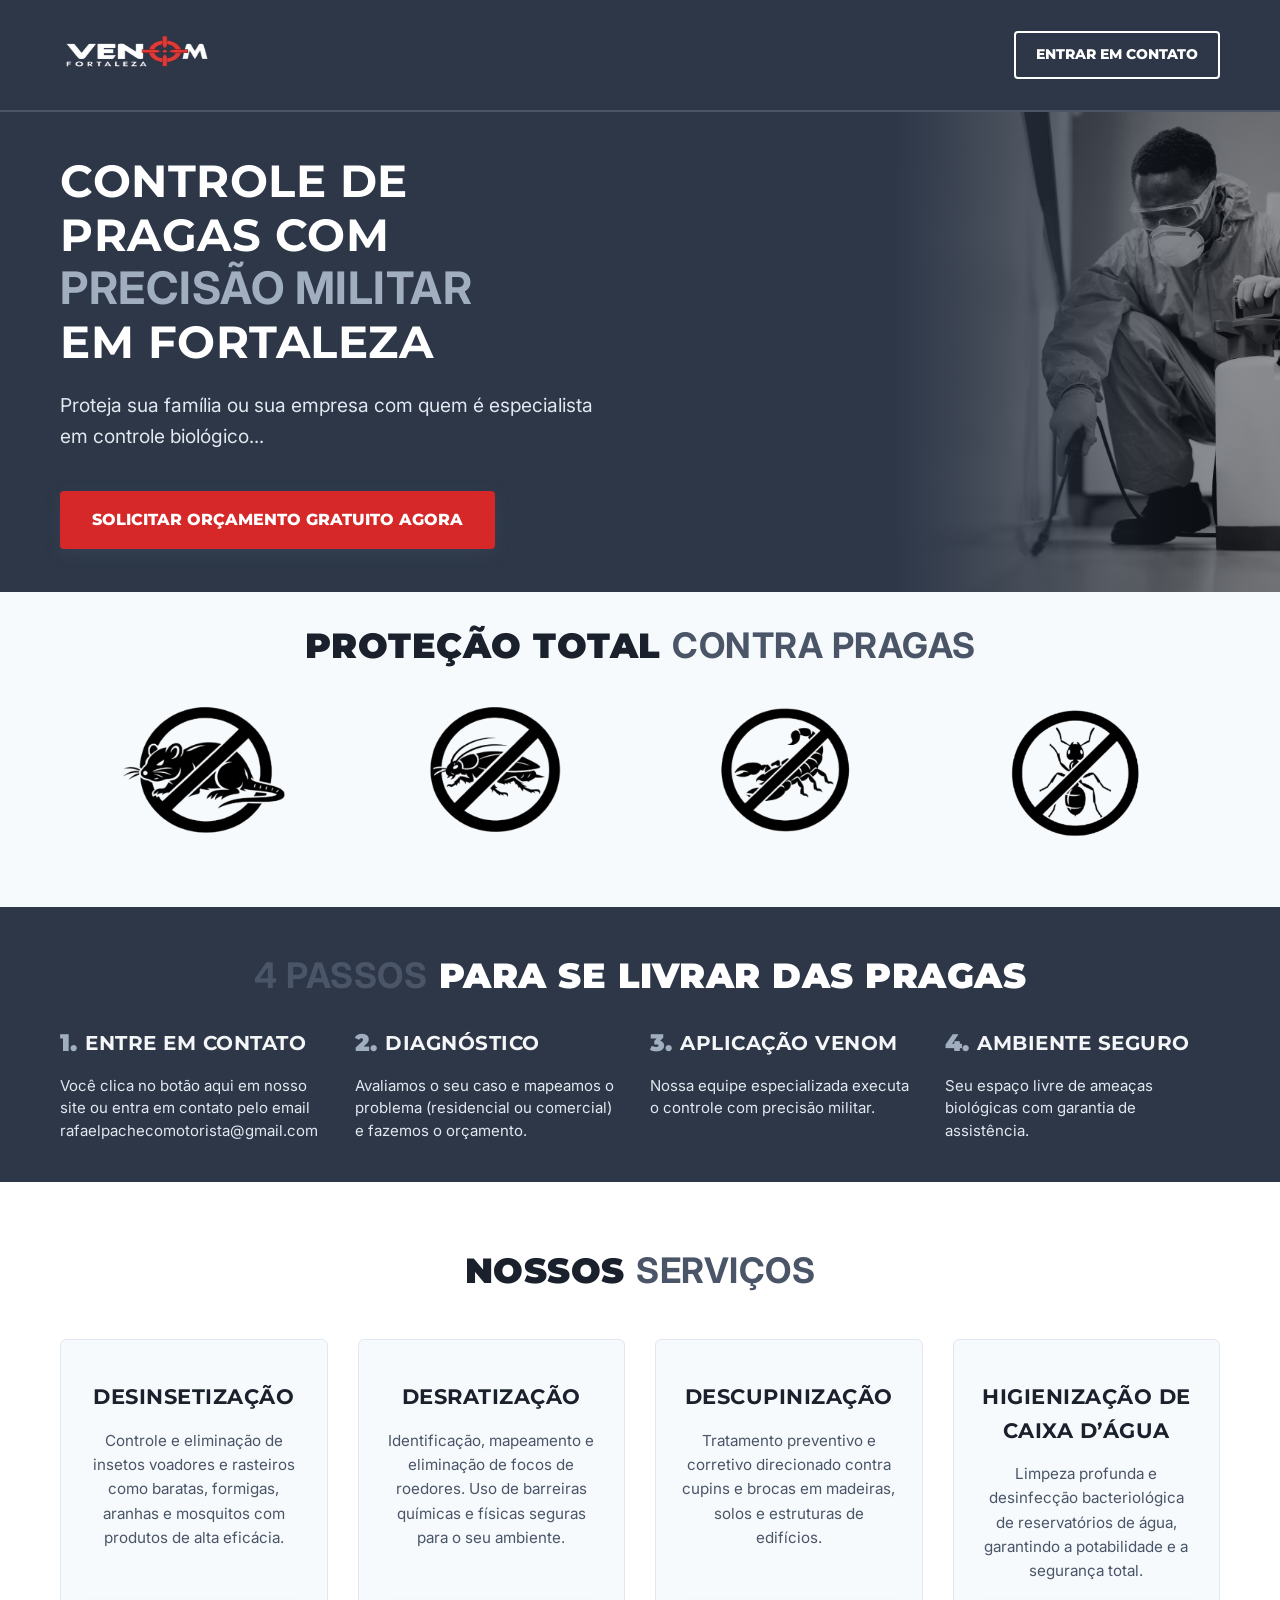
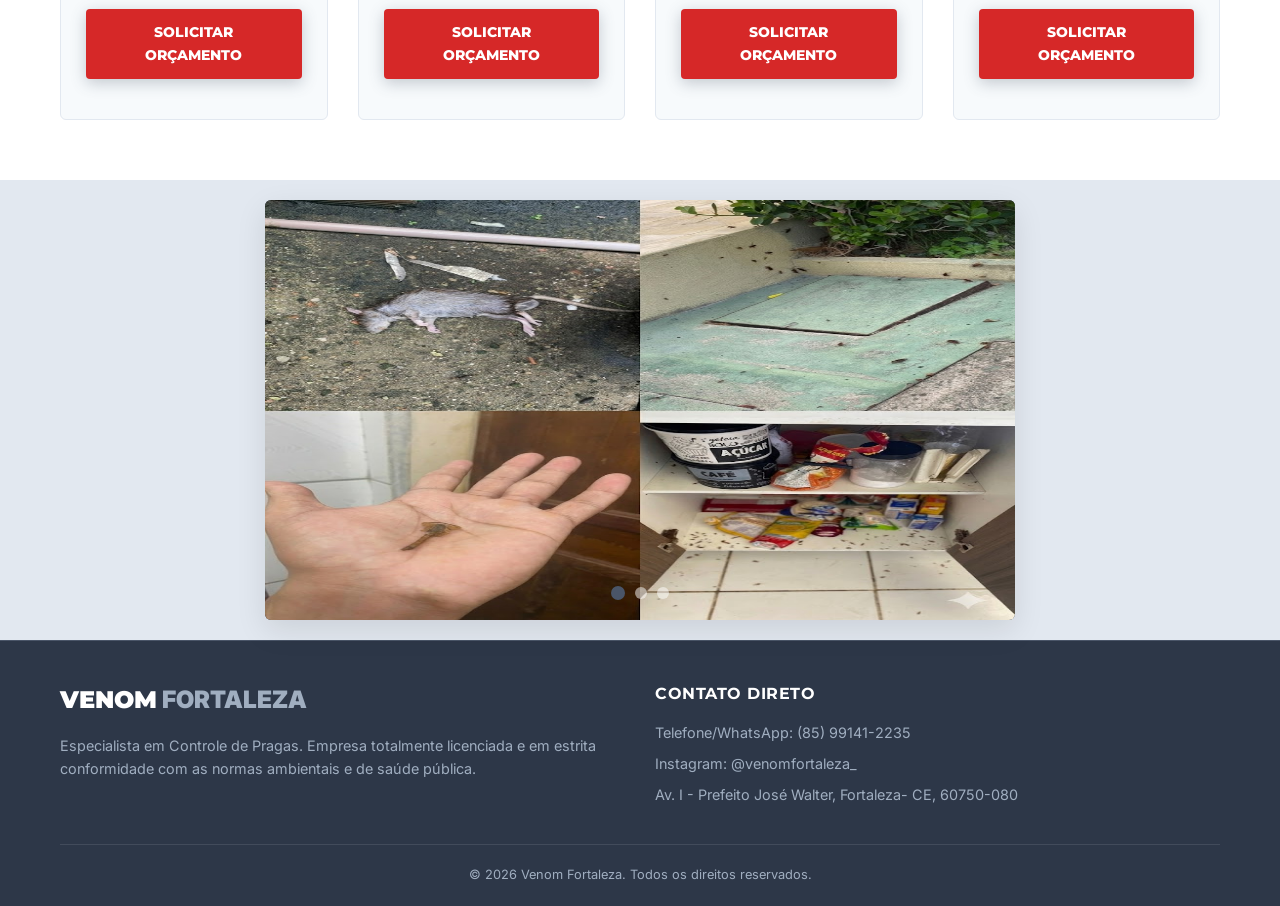
<file: index.html>
<!DOCTYPE html>
<html lang="pt-BR">
<head>
    <meta charset="UTF-8">
    <meta name="viewport" content="width=device-width, initial-scale=1.0">
    <title>Dedetização e Controle de Pragas em Fortaleza | Venom</title>
    <link rel="stylesheet" href="assets/css/index.css">
    <link rel="stylesheet" href="assets/css/global.css">
    <link rel="stylesheet" href="assets/css/responsive.css">
    <link rel="preconnect" href="https://fonts.googleapis.com">
    <link rel="preconnect" href="https://fonts.gstatic.com" crossorigin>
    <meta name="description" content="Especialista em dedetização e controle de pragas em Fortaleza com precisão militar. Proteja sua família ou empresa com a Venom. Solicite seu orçamento gratuito!">
    <link rel="icon" type="image/png" sizes="16x16"  href="assets/images/favicons/favicon-16x16.png">
    <meta name="msapplication-TileColor" content="#ffffff">
    <meta name="theme-color" content="#ffffff">
    <link href="https://fonts.googleapis.com/css2?family=Inter:wght@400;500;600&family=Montserrat:wght@700;800;900&display=swap" rel="stylesheet">
</head>
<body>

    <header>
        <div class="container">
            <div class="logo">
                <img src="assets/images/logo.png" alt="Logo Venom Fortaleza">
            </div>
            <a href="https://wa.me/5585991412235" target="_blank" class="btn btn-outline">ENTRAR EM CONTATO</a>
        </div>
    </header>

    <section class="hero">
        <div class="container">
            <div class="hero-content">
                <h1>Controle de Pragas com <span>Precisão Militar</span> <br>em Fortaleza</h1>
                <p>Proteja sua família ou sua empresa com quem é especialista em controle biológico...</p>
                <a href="https://wa.me/5585991412235" target="_blank" class="btn">Solicitar Orçamento Gratuito Agora</a>
            </div>
            <div class="hero-image">
                <img src="assets/images/headerImage.png" alt="Equipe Venom">
            </div>
        </div>
    </section>

    <section class="problema">
        <div class="container">
            <h2 class="section-title">PROTEÇÃO TOTAL <span>CONTRA PRAGAS</span></h2>
            <div class="grid-3">
                <div class="card-problema">
                    <img src="assets/images/iconeRato.png" alt="Controle de Ratos">
                </div>
                <div class="card-problema">
                    <img src="assets/images/baratasIcone.png" alt="Controle de Baratas">
                </div>
                <div class="card-problema">
                    <img src="assets/images/scorpionIcon.png" alt="Controle de Escorpiões">
                </div>
                <div class="card-problema">
                    <img src="assets/images/formigaicone.png" alt="Controle de Pragas" style="width: 170px;">
                </div>
            </div>
        </div>
    </section>

    <section class="solucao">
        <div class="container">
            <h2 class="section-title"><span>4 passos</span> para se livrar das pragas</h2>
            <div class="passos-container">
                <div class="passo-item">
                    <div class="numero-wrapper">
                        <span class="numero">1.</span>
                        <h3 class="passo-titulo">ENTRE EM CONTATO</h3>
                    </div>
                    <p class="passo-texto">Você clica no botão aqui em nosso site ou entra em contato pelo email rafaelpachecomotorista@gmail.com</p>
                </div>

                <div class="passo-item">
                    <div class="numero-wrapper">
                        <span class="numero">2.</span>
                        <h3 class="passo-titulo">Diagnóstico</h3>
                    </div>
                    <p class="passo-texto">Avaliamos o seu caso e mapeamos o problema (residencial ou comercial) e fazemos o orçamento.</p>
                </div>

                <div class="passo-item">
                    <div class="numero-wrapper">
                        <span class="numero">3.</span>
                        <h3 class="passo-titulo">Aplicação Venom</h3>
                    </div>
                    <p class="passo-texto">Nossa equipe especializada executa o controle com precisão militar.</p>
                </div>

                <div class="passo-item">
                    <div class="numero-wrapper">
                        <span class="numero">4.</span>
                        <h3 class="passo-titulo">Ambiente Seguro</h3>
                    </div>
                    <p class="passo-texto">Seu espaço livre de ameaças biológicas com garantia de assistência.</p>
                </div>
            </div>
        </div>
    </section>
<section class="servicos">
        <div class="container">
            <h2 class="section-title">NOSSOS <span>SERVIÇOS</span></h2>
            <div class="servicos-grid">
                <div class="servico-card">
                    <h3>Desinsetização</h3>
                    <p>Controle e eliminação de insetos voadores e rasteiros como baratas, formigas, aranhas e mosquitos com produtos de alta eficácia.</p>
                    <a href="https://wa.me/5585991412235?text=Ol%C3%A1%21%20Gostaria%20de%20solicitar%20um%20or%C3%A7amento%20para%20o%20servi%C3%A7o%20de%20Desinsetiza%C3%A7%C3%A3o." target="_blank" class="btn">Solicitar Orçamento</a>
                </div>

                <div class="servico-card">
                    <h3>Desratização</h3>
                    <p>Identificação, mapeamento e eliminação de focos de roedores. Uso de barreiras químicas e físicas seguras para o seu ambiente.</p>
                    <a href="https://wa.me/5585991412235?text=Ol%C3%A1%21%20Gostaria%20de%20solicitar%20um%20or%C3%A7amento%20para%20o%20servi%C3%A7o%20de%20Desratiza%C3%A7%C3%A3o." target="_blank" class="btn">Solicitar Orçamento</a>
                </div>

                <div class="servico-card">
                    <h3>Descupinização</h3>
                    <p>Tratamento preventivo e corretivo direcionado contra cupins e brocas em madeiras, solos e estruturas de edifícios.</p>
                    <a href="https://wa.me/5585991412235?text=Ol%C3%A1%21%20Gostaria%20de%20solicitar%20um%20or%C3%A7amento%20para%20o%20servi%C3%A7o%20de%20Descupinizas%C3%A7%C3%A3o." target="_blank" class="btn">Solicitar Orçamento</a>
                </div>

                <div class="servico-card">
                    <h3>Higienização de Caixa d’água</h3>
                    <p>Limpeza profunda e desinfecção bacteriológica de reservatórios de água, garantindo a potabilidade e a segurança total.</p>
                    <a href="https://wa.me/5585991412235?text=Ol%C3%A1%21%20Gostaria%20de%20solicitar%20um%20or%C3%A7amento%20para%20o%20servi%C3%A7o%20de%20Higieniza%C3%A7%C3%A3o%20de%20Caixa%20d%27%C3%A1gua." target="_blank" class="btn">Solicitar Orçamento</a>
                </div>
            </div>
        </div>
    </section>

    <section class="cta-final">
        <div class="slideshow-wrapper">
            <input type="radio" name="slide" id="slide1" checked>
            <input type="radio" name="slide" id="slide2">
            <input type="radio" name="slide" id="slide3">
            <input type="radio" name="slide" id="slide4">
            <input type="radio" name="slide" id="slide5">

            <div class="slideshow">
                <div class="slide s1">
                    <img src="assets/images/peste.png" alt="Imagem 1">
                </div>
                
                <div class="slide s2">
                    <div class="vimeo-container">
                        <iframe 
                            src="https://player.vimeo.com/video/1193745609?badge=0&autopause=0&player_id=0&app_id=58479&autoplay=1&loop=1&muted=1&background=1" 
                            frameborder="0" 
                            allow="autoplay; fullscreen; picture-in-picture; clipboard-write; encrypted-media; web-share" 
                            title="Vídeo Venom 1">
                        </iframe>
                    </div>
                </div>
                
                <div class="slide s3">
                    <div class="vimeo-container">
                        <iframe 
                            src="https://player.vimeo.com/video/1193745611?badge=0&autopause=0&player_id=0&autoplay=1&loop=1&muted=1&background=1" 
                            frameborder="0" 
                            allow="autoplay; fullscreen; picture-in-picture; clipboard-write; encrypted-media; web-share" 
                            title="Vídeo Venom 2">
                        </iframe>
                    </div>
                </div>
            </div>
            
            <div class="navigation-manual">
                <label for="slide1" class="manual-btn"></label>
                <label for="slide2" class="manual-btn"></label>
                <label for="slide3" class="manual-btn"></label>
            </div>
        </div>
    </section>

    <footer>
        <div class="container">
            <div class="footer-content">
                <div class="footer-col">
                    <div class="logo" style="margin-bottom: 15px;">VENOM <span>FORTALEZA</span></div>
                    <p>Especialista em Controle de Pragas. Empresa totalmente licenciada e em estrita conformidade com as normas ambientais e de saúde pública.</p>
                </div>
                <div class="footer-col">
                    <h4>Contato Direto</h4>
                    <p>Telefone/WhatsApp: (85) 99141-2235</p>
                    <p>Instagram: @venomfortaleza_</p>
                    <p>Av. I - Prefeito José Walter, Fortaleza- СЕ, 60750-080</p>
                </div>
            </div>
            <div class="footer-bottom">
                <p>&copy; 2026 Venom Fortaleza. Todos os direitos reservados.</p>
            </div>
        </div>
    </footer>

    <script src="https://player.vimeo.com/api/player.js"></script>
    <script src="assets/scripts/index.js"></script>
</body>
</html>
</file>
<file: assets/css/index.css>
body {
    background-color: var(--cinza-fundo-claro);
    color: var(--cinza-texto-escuro);
    line-height: 1.6;
    margin: 0;
    padding: 0;
}

h1, h2, h3, h4 {
    font-family: 'Montserrat', sans-serif;
    text-transform: uppercase;
    letter-spacing: 0.5px;
}

.container {
    width: 100%;
    max-width: 1200px;
    margin: 0 auto;
    padding: 0 20px;
}

.btn {
    display: inline-block;
    background-color: var(--vermelho-venom);
    color: var(--branco);
    text-decoration: none;
    font-family: 'Montserrat', sans-serif;
    font-weight: 800;
    text-transform: uppercase;
    padding: 16px 32px;
    border-radius: 4px;
    border: none;
    cursor: pointer;
    transition: all 0.3s ease;
    text-align: center;
    box-shadow: 0 4px 15px rgba(74, 85, 104, 0.3);
}

.btn:hover {
    background-color: var(--cinza-principal-hover);
    transform: translateY(-2px);
    box-shadow: 0 6px 20px rgba(74, 85, 104, 0.5);
}

.btn-outline {
    background-color: transparent;
    color: var(--branco);
    border: 2px solid var(--branco);
    box-shadow: none;
    padding: 10px 20px;
    font-size: 0.9rem;
}

.btn-outline:hover {
    background-color: var(--branco);
    color: var(--cinza-texto-escuro);
}

header {
    background-color: var(--cinza-fundo-escuro);
    padding: 20px 0;
    position: sticky;
    top: 0;
    z-index: 1000;
    border-bottom: 2px solid var(--cinza-principal);
}

header .container {
    display: flex;
    width: 100%;
    justify-content: space-between;
    align-items: center;
}

.logo {
    color: var(--branco);
    font-family: 'Montserrat', sans-serif;
    font-weight: 900;
    font-size: 1.5rem;
    display: flex;
    align-items: center;
    gap: 5px;
}

.logo span {
    color: var(--cinza-medio-detalhe);
}

.logo img {
    width: 150px;
    height: 70px;
}

.hero {
    background-color: var(--cinza-fundo-escuro);
    color: var(--branco);
    position: relative;
    overflow: hidden;
}

.hero .container {
    display: flex;
    align-items: center;
    justify-content: space-evenly;
    gap: 40px;
}

.hero-content {
    flex: 1;
    max-width: 55%;
    z-index: 2;
}

.hero h1 {
    font-size: 2.8rem;
    font-weight: 700;
    margin-bottom: 20px;
    line-height: 1.2;
}

.hero h1 span {
    color: var(--cinza-medio-detalhe);
}

.hero p {
    font-size: 1.2rem;
    max-width: 100%;
    margin: 0 0 40px 0;
    color: #e2e8f0;
}

.hero-image {
    flex: 1;
    max-width: 100%;
    position: relative;
    left: 20%;
    display: flex;
    justify-content: flex-end;
    background-color: var(--cinza-principal);
}

.hero-image img {
    width: 100%;
    height: 480px;
    object-fit: cover;
    display: block;
    filter: grayscale(100%) brightness(65%) contrast(110%);
}

.hero-image::before {
    content: '';
    position: absolute;
    top: 0;
    left: 0;
    width: 100%;
    height: 100%;
    background: linear-gradient(to right, var(--cinza-fundo-escuro) 0%, rgba(45, 55, 72, 0.3) 50%, transparent 100%);
    z-index: 1;
    pointer-events: none;
}

.problema {
    padding: 25px 0;
}

.section-title {
    text-align: center;
    font-size: 2.2rem;
    font-weight: 900;
    color: var(--cinza-texto-escuro);
}

.section-title span {
    color: var(--cinza-principal);
    font-weight: 700;
}

.grid-3 {
    display: grid;
    grid-template-columns: repeat(auto-fit, minmax(150px, 1fr));
    place-items: center;
}

.card-problema img {
    width: 200px;
    transition: transform 0.3s ease;
}

.card-problema:hover img {
    transform: translateY(-5px);
}

.card-problema h3 {
    font-size: 1.3rem;
    margin-bottom: 15px;
    color: var(--cinza-texto-escuro);
}

.card-problema p {
    font-size: 0.95rem;
    color: #4A5568;
}

.solucao {
    background-color: var(--cinza-fundo-escuro);
    color: var(--branco);
    padding: 40px 0;
}

.solucao .section-title {
    color: var(--branco);
    margin-bottom: 20px;
}

.passos-container {
    display: flex;
    justify-content: space-between;
    max-width: 1200px;
    margin: 0 auto;
    position: relative;
    gap: 20px;
}

.passo-item {
    flex: 1;
    position: relative;
    z-index: 2;
}

.numero-wrapper {
    display: inline-flex;
    align-items: center;
    background-color: var(--cinza-fundo-escuro);
    padding-right: 15px;
}

.numero {
    font-family: 'Montserrat', sans-serif;
    font-size: 24px;
    font-weight: 900;
    color: var(--cinza-medio-detalhe);
    margin-right: 8px;
}

.passo-titulo {
    font-family: 'Montserrat', sans-serif;
    font-size: 20px;
    font-weight: 700;
    color: #F4F5F7;
    white-space: nowrap;
}

.passo-texto {
    font-size: 15px;
    color: #E2E8F0;
    line-height: 1.5;
    margin-top: 12px;
    padding-right: 10px;
}

.servicos {
    padding: 60px 0;
    background-color: var(--branco);
}

.servicos-grid {
    display: grid;
    grid-template-columns: repeat(auto-fit, minmax(250px, 1fr));
    gap: 30px;
    margin-top: 40px;
}

.servico-card {
    background-color: var(--cinza-fundo-claro);
    padding: 40px 25px;
    border-radius: 6px;
    border: 1px solid var(--cinza-fundo-medio);
    display: flex;
    flex-direction: column;
    justify-content: space-between;
    align-items: center;
    text-align: center;
    transition: transform 0.3s ease, box-shadow 0.3s ease;
}

.servico-card:hover {
    transform: translateY(-5px);
    box-shadow: 0 10px 25px rgba(74, 85, 104, 0.15);
}

.servico-card h3 {
    font-size: 1.3rem;
    color: var(--cinza-texto-escuro);
    margin-bottom: 15px;
}

.servico-card p {
    font-size: 0.95rem;
    color: var(--cinza-principal);
    line-height: 1.6;
    margin-bottom: 25px;
    flex-grow: 1;
}

.servico-card .btn {
    width: 100%;
    box-sizing: border-box;
    padding: 12px 20px;
    font-size: 0.9rem;
}

.depoimentos {
    background-color: var(--branco);
    padding: 80px 0;
}

.card-depoimento {
    background-color: var(--cinza-fundo-claro);
    padding: 30px;
    border-radius: 6px;
    font-style: italic;
    position: relative;
}

.card-depoimento .autor {
    display: block;
    margin-top: 15px;
    font-weight: 600;
    font-style: normal;
    color: var(--cinza-texto-escuro);
}

.cta-final {
    display: flex;
    flex-direction: column;
    align-items: center;
    justify-content: center;
    background-color: var(--cinza-fundo-medio);
    padding: 20px 20px;
    text-align: center;
}

.cta-final h1 {
    font-size: 2.2rem;
    font-weight: 900;
    color: var(--cinza-texto-escuro);
    margin-bottom: 30px;
}

.slideshow-wrapper {
    width: 100%;
    max-width: 750px;
    height: 420px;
    overflow: hidden;
    position: relative;
    border-radius: 6px;
    box-shadow: 0 10px 30px rgba(0, 0, 0, 0.1);
    background-color: var(--cinza-fundo-escuro);
}

.slideshow {
    display: flex;
    width: 500%;
    height: 100%;
    transition: transform 0.6s ease;
}

.slide {
    width: 20%;
    height: 100%;
    transition: opacity 0.5s;
}

.slide img {
    width: 100%;
    height: 100%;
}

.vimeo-container {
    width: 100%;
    height: 100%;
    display: flex;
    align-items: center;
    justify-content: center;
    background: var(--cinza-fundo-escuro);
}

iframe {
    width: 100%;
    height: 100%;
    min-height: 420px;
    border: none;
    object-fit: cover;
}

input[type="radio"] {
    display: none;
}

#slide1:checked ~ .slideshow { transform: translateX(0%); }
#slide2:checked ~ .slideshow { transform: translateX(-20%); }
#slide3:checked ~ .slideshow { transform: translateX(-40%); }
#slide4:checked ~ .slideshow { transform: translateX(-60%); }
#slide5:checked ~ .slideshow { transform: translateX(-80%); }

.navigation-manual {
    position: absolute;
    width: 100%;
    bottom: 20px;
    left: 0;
    display: flex;
    justify-content: center;
    align-items: center;
    gap: 10px;
    z-index: 10;
}

.manual-btn {
    width: 12px;
    height: 12px;
    border-radius: 50%;
    background: rgba(255, 255, 255, 0.5);
    cursor: pointer;
    transition: background 0.3s, transform 0.2s;
}

.manual-btn:hover {
    transform: scale(1.2);
}

#slide1:checked ~ .navigation-manual label[for="slide1"],
#slide2:checked ~ .navigation-manual label[for="slide2"],
#slide3:checked ~ .navigation-manual label[for="slide3"],
#slide4:checked ~ .navigation-manual label[for="slide4"],
#slide5:checked ~ .navigation-manual label[for="slide5"] {
    background: var(--cinza-principal); 
    width: 14px;
    height: 14px;
}

footer {
    background-color: var(--cinza-fundo-escuro);
    color: var(--cinza-medio-detalhe);
    padding: 40px 0 20px 0;
    font-size: 0.9rem;
    border-top: 1px solid var(--cinza-principal);
}

.footer-content {
    display: flex;
    flex-wrap: wrap;
    justify-content: space-between;
    gap: 30px;
    margin-bottom: 30px;
}

.footer-col {
    flex: 1;
    min-width: 250px;
}

.footer-col h4 {
    color: var(--branco);
    margin-bottom: 15px;
    font-size: 1rem;
}

.footer-col p {
    margin-bottom: 8px;
}

.footer-bottom {
    text-align: center;
    padding-top: 20px;
    border-top: 1px solid rgba(255,255,255,0.1);
    font-size: 0.8rem;
}
</file>
<file: assets/css/global.css>
* {
    margin: 0;
    padding: 0;
    box-sizing: border-box;
    font-family: 'Inter', sans-serif;
}

:root {
    --vermelho-venom: #D62828;
    --grafite-escuro: #8D99AE;
    --cinza-antracite: #2B2D42;
    --cinza-medio: ;
    --cinza-gelo: #F4F5F7;
    --branco: #FFFFFF;
    
     --cinza-principal: #4A5568;
    --cinza-principal-hover: #2D3748;
    
    --cinza-fundo-escuro: #2D3748;
    --cinza-fundo-medio: #E2E8F0;
    --cinza-fundo-claro: #F7FAFC;
    
    --cinza-texto-escuro: #1A202C;
    --cinza-medio-detalhe: #A0AEC0;
  

}

html {
    scroll-behavior: smooth;
}
</file>
<file: assets/css/responsive.css>
@media screen and (max-width: 768px) {
    body, html {
        overflow-x: hidden !important; 
        max-width: 100% !important;
    }

    header .container {
        display: flex !important;
        justify-content: space-between !important;
        align-items: center !important;
        padding: 0 15px !important;
    }

    .logo img {
        width: 110px !important; 
        height: auto !important;  
    }

    .btn-outline {
        padding: 6px 12px !important; 
        font-size: 0.75rem !important; 
        white-space: nowrap !important; 
        border-width: 1px !important;  
    }

    .hero .container {
        display: flex !important;
        flex-direction: column-reverse !important; 
        padding: 0 !important; 
        width: 100% !important;
        max-width: 100% !important;
    }

    .hero-image {
        width: 100% !important;
        max-width: 100% !important;
        left: 0% !important; 
        margin: 0 !important;
    }

    .hero-image img {
        width: 100% !important;
        height: 320px !important; 
        object-fit: cover !important;
    }

    .hero-content {
        max-width: 100% !important;
        padding: 30px 20px 50px 20px !important;
        box-sizing: border-box !important;
        text-align: center;
    }

    .hero h1 {
        font-size: 1.9rem !important;
    }

    .hero p {
        font-size: 1rem !important;
        margin-bottom: 25px !important;
    }

    .passos-container {
        display: flex !important;
        flex-direction: column !important;
        gap: 30px !important;
    }

    .passo-titulo {
        white-space: normal !important;
        font-size: 1.1rem !important;
        display: inline !important; 
    }

    .numero-wrapper {
        display: block !important; 
        white-space: normal !important;
    }
    
    .container {
        padding: 0 15px !important;
        box-sizing: border-box !important;
    }

    .slideshow-wrapper {
        height: 240px !important;
    }
    
    iframe, .vimeo-container {
        min-height: 240px !important;
    }
}
</file>
